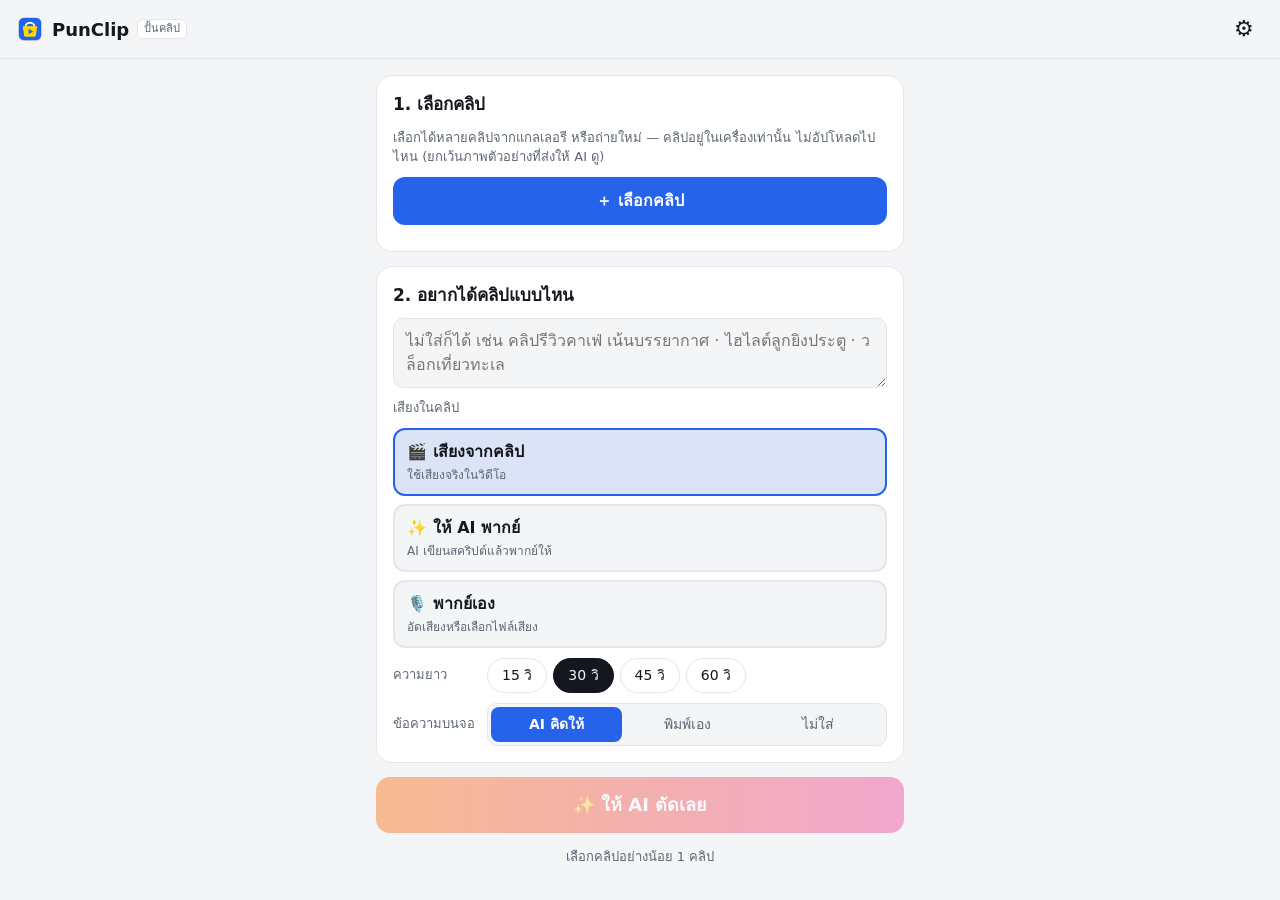
<file: index.html>
<!doctype html><meta charset="utf-8"><meta name="viewport" content="width=device-width,initial-scale=1"><title>PunClip</title>
<meta http-equiv="refresh" content="0; url=./punclip/"><a href="./punclip/">PunClip · ปั้นคลิป</a>
</file>
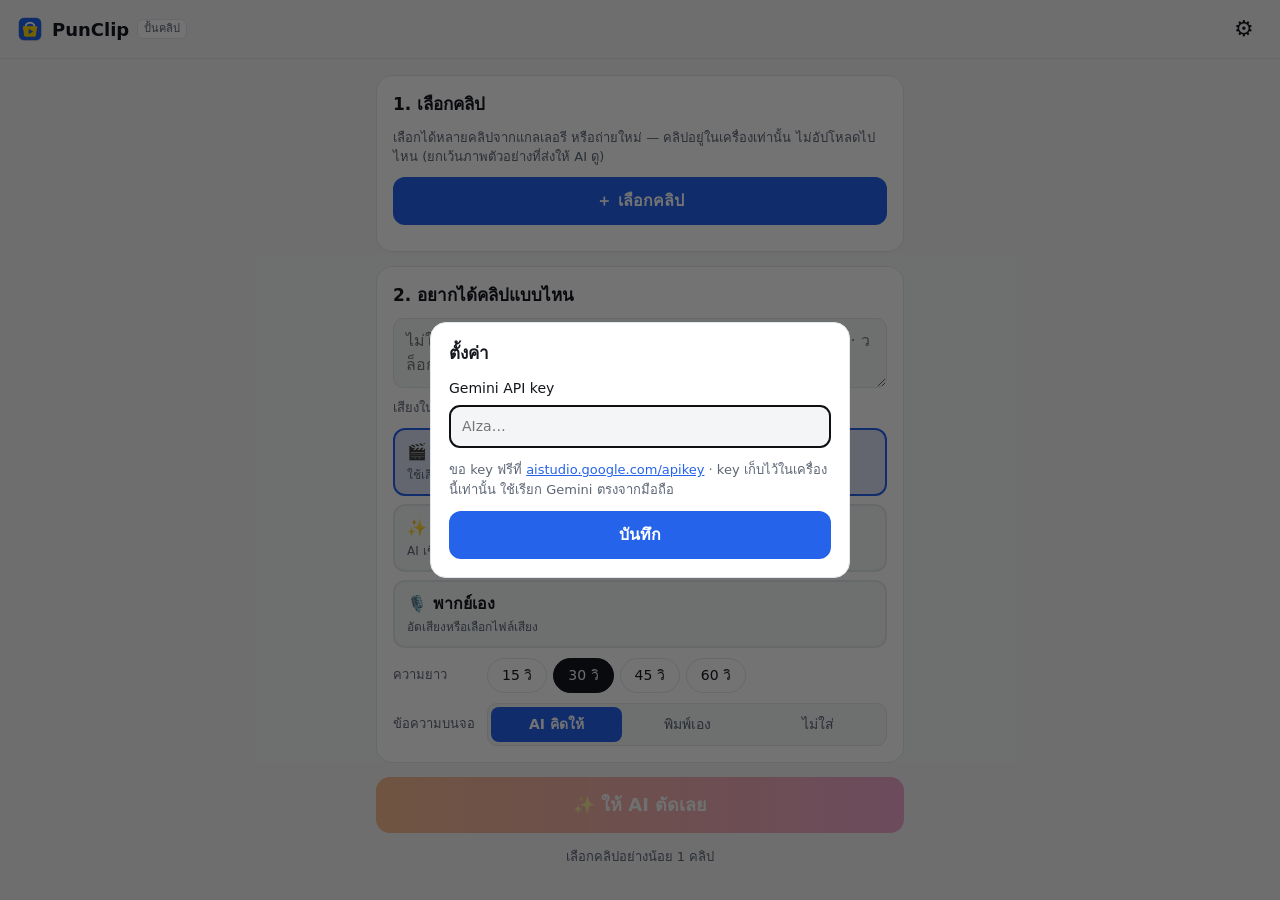
<file: punclip/index.html>
<!doctype html>
<html lang="th">
<head>
  <meta charset="utf-8" />
  <meta name="viewport" content="width=device-width, initial-scale=1, viewport-fit=cover" />
  <meta name="theme-color" content="#0f1115" />
  <meta name="apple-mobile-web-app-capable" content="yes" />
  <meta name="apple-mobile-web-app-status-bar-style" content="black-translucent" />
  <meta name="apple-mobile-web-app-title" content="PunClip" />
  <link rel="manifest" href="./manifest.webmanifest" />
  <link rel="icon" href="./icon-192.png" />
  <link rel="apple-touch-icon" href="./icon-192.png" />
  <title>PunClip · ปั้นคลิป</title>
  <meta name="description" content="PunClip — AI ปั้นคลิปดิบในมือถือให้เป็นคลิปแนวตั้งพร้อมโพสต์ ตัดได้ทุกแบบ" />
  <script type="module" crossorigin src="./assets/index-3ZzSOiVg.js"></script>
  <link rel="stylesheet" crossorigin href="./assets/index-BgXGIWOT.css">
</head>
<body>
  <header class="top">
    <div class="brand"><img src="./icon-192.png" alt="" /><b>PunClip</b><span class="ver">ปั้นคลิป</span></div>
    <button id="openSettings" class="icon-btn" aria-label="ตั้งค่า">⚙︎</button>
  </header>

  <main>
    <section class="card" id="pickCard">
      <h2>1. เลือกคลิป</h2>
      <p class="hint">เลือกได้หลายคลิปจากแกลเลอรี หรือถ่ายใหม่ — คลิปอยู่ในเครื่องเท่านั้น ไม่อัปโหลดไปไหน (ยกเว้นภาพตัวอย่างที่ส่งให้ AI ดู)</p>
      <label class="big-btn"><input id="files" type="file" accept="video/*" multiple hidden />＋ เลือกคลิป</label>
      <ul id="clipList" class="clips"></ul>
    </section>

    <section class="card">
      <h2>2. อยากได้คลิปแบบไหน</h2>
      <textarea id="wish" rows="2" placeholder="ไม่ใส่ก็ได้ เช่น คลิปรีวิวคาเฟ่ เน้นบรรยากาศ · ไฮไลต์ลูกยิงประตู · วล็อกเที่ยวทะเล"></textarea>
      <span class="label">เสียงในคลิป</span>
      <div class="sounds" id="soundMode" role="radiogroup" aria-label="เสียงในคลิป">
        <button data-v="clip" class="on" role="radio" aria-checked="true"><b>🎬 เสียงจากคลิป</b><small>ใช้เสียงจริงในวิดีโอ</small></button>
        <button data-v="ai" role="radio" aria-checked="false"><b>✨ ให้ AI พากย์</b><small>AI เขียนสคริปต์แล้วพากย์ให้</small></button>
        <button data-v="own" role="radio" aria-checked="false"><b>🎙️ พากย์เอง</b><small>อัดเสียงหรือเลือกไฟล์เสียง</small></button>
      </div>
      <div id="ownVoice" class="own" hidden>
        <div class="actions">
          <button type="button" id="recBtn" class="ghost-btn">🎙️ อัดเสียง</button>
          <label class="ghost-btn"><input id="voiceFile" type="file" accept="audio/*" hidden />📁 เลือกไฟล์เสียง</label>
        </div>
        <p id="voiceInfo" class="hint">ยังไม่มีเสียง — คลิปจะยาวเท่าเสียงที่อัดหรือเลือก</p>
        <audio id="voicePreview" controls hidden></audio>
      </div>
      <div class="row" id="lengthRow"><span class="label">ความยาว</span><div class="chips" id="lengths"></div></div>
      <div class="row"><span class="label">ข้อความบนจอ</span>
        <div class="seg" id="titleMode">
          <button data-v="ai" class="on">AI คิดให้</button><button data-v="custom">พิมพ์เอง</button><button data-v="none">ไม่ใส่</button>
        </div>
      </div>
      <div id="customTitle" hidden>
        <input id="line1" maxlength="40" placeholder="บรรทัด 1 (สีเหลือง)" />
        <input id="line2" maxlength="60" placeholder="บรรทัด 2 (สีขาว ไม่บังคับ)" />
      </div>
    </section>

    <button id="go" class="go" disabled>✨ ให้ AI ตัดเลย</button>
    <p id="goHint" class="hint center"></p>

    <section class="card" id="progressCard" hidden>
      <p id="stage" class="stage"></p>
      <div class="bar"><span id="barFill"></span></div>
    </section>

    <section class="card" id="resultCard" hidden>
      <h2>คลิปที่ได้</h2>
      <video id="result" controls playsinline></video>
      <div class="actions">
        <button id="share" class="big-btn">แชร์ / บันทึกลงเครื่อง</button>
        <a id="download" class="ghost-btn" download="punclip.mp4">ดาวน์โหลด</a>
        <button id="again" class="ghost-btn">ตัดแบบใหม่</button>
      </div>
      <details><summary>ช็อตที่ AI เลือก</summary><ol id="shotList" class="shots"></ol></details>
    </section>
  </main>

  <dialog id="settings">
    <form method="dialog">
      <h2>ตั้งค่า</h2>
      <label>Gemini API key
        <input id="key" type="password" autocomplete="off" placeholder="AIza…" />
      </label>
      <p class="hint">ขอ key ฟรีที่ <a href="https://aistudio.google.com/apikey" target="_blank" rel="noopener">aistudio.google.com/apikey</a> · key เก็บไว้ในเครื่องนี้เท่านั้น ใช้เรียก Gemini ตรงจากมือถือ</p>
      <div class="actions"><button value="save" class="big-btn">บันทึก</button></div>
    </form>
  </dialog>

</body>
</html>
</file>
<file: punclip/assets/index-BgXGIWOT.css>
:root{--bg:#0f1115;--card:#181b22;--line:#2a2f3a;--text:#f1f3f7;--muted:#9aa3b2;--accent:#2563eb;--accent-text:#fff;--yellow:#ffe11a;--danger:#f87171;--lightningcss-light: ;--lightningcss-dark:initial;color-scheme:dark}@media (prefers-color-scheme:light){:root:not([data-theme=dark]){--bg:#f4f5f7;--card:#fff;--line:#e3e6ec;--text:#14171d;--muted:#5d6675;--lightningcss-light:initial;--lightningcss-dark: ;color-scheme:light}}*{box-sizing:border-box}[hidden]{display:none!important}body{background:var(--bg);color:var(--text);-webkit-text-size-adjust:100%;margin:0;font:16px/1.5 system-ui,-apple-system,Noto Sans Thai,Thonburi,sans-serif}.top{z-index:5;padding:calc(env(safe-area-inset-top) + 10px) 16px 10px;background:var(--bg);border-bottom:1px solid var(--line);justify-content:space-between;align-items:center;display:flex;position:sticky;top:0}.brand{align-items:center;gap:8px;font-size:18px;display:flex}.brand img{border-radius:7px;width:28px;height:28px}.ver{color:var(--muted);background:var(--card);border:1px solid var(--line);border-radius:6px;padding:1px 6px;font-size:11px}.icon-btn{color:var(--text);background:0 0;border:0;padding:6px 10px;font-size:22px}main{max-width:560px;padding:16px 16px calc(env(safe-area-inset-bottom) + 32px);gap:14px;margin:0 auto;display:grid}.card{background:var(--card);border:1px solid var(--line);border-radius:16px;gap:10px;padding:16px;display:grid}h2{margin:0;font-size:17px}.hint{color:var(--muted);margin:0;font-size:13px}.hint a{color:var(--accent)}.center{text-align:center}.big-btn{background:var(--accent);min-height:48px;color:var(--accent-text);font:inherit;cursor:pointer;border:0;border-radius:12px;justify-content:center;align-items:center;font-weight:700;text-decoration:none;display:flex}.ghost-btn{border:1px solid var(--line);min-height:44px;color:var(--text);font:inherit;cursor:pointer;background:0 0;border-radius:12px;justify-content:center;align-items:center;font-weight:600;text-decoration:none;display:flex}.go{color:#fff;min-height:56px;font:inherit;background:linear-gradient(90deg,#f97316,#ec4899);border:0;border-radius:14px;font-size:18px;font-weight:800}.go:disabled{opacity:.45}.clips{gap:8px;margin:0;padding:0;list-style:none;display:grid}.clips li{align-items:center;gap:10px;font-size:14px;display:flex}.clips video{object-fit:cover;background:#000;border-radius:8px;flex:none;width:56px;height:72px}.clips .meta{flex:1;min-width:0}.clips .name{white-space:nowrap;text-overflow:ellipsis;overflow:hidden}.clips .sub{color:var(--muted);font-size:12px}.clips button{color:var(--muted);background:0 0;border:0;font-size:20px}textarea,input{width:100%;font:inherit;color:var(--text);background:var(--bg);border:1px solid var(--line);border-radius:10px;padding:10px 12px}.row{flex-wrap:wrap;align-items:center;gap:10px;display:flex}.label{color:var(--muted);min-width:84px;font-size:13px}.chips{flex-wrap:wrap;gap:6px;display:flex}.chips button{border:1px solid var(--line);color:var(--text);font:inherit;background:0 0;border-radius:999px;padding:6px 14px;font-size:14px}.chips button.on{background:var(--text);color:var(--bg);border-color:var(--text)}.seg{background:var(--bg);border:1px solid var(--line);border-radius:10px;flex:1;padding:3px;display:flex}.seg button{color:var(--muted);font:inherit;background:0 0;border:0;border-radius:8px;flex:1;padding:7px 4px;font-size:14px}.seg button.on{background:var(--accent);color:#fff;font-weight:700}#customTitle{gap:8px;display:grid}.stage{margin:0;font-weight:600}.bar{background:var(--line);border-radius:99px;height:8px;overflow:hidden}.bar span{background:linear-gradient(90deg,#f97316,#ec4899);width:0;height:100%;transition:width .3s;display:block}#result{background:#000;border-radius:12px;width:100%;max-height:70vh}.actions{grid-template-columns:1fr 1fr;gap:8px;display:grid}.actions>:first-child{grid-column:1/-1}.shots{color:var(--muted);margin:8px 0 0;padding-left:20px;font-size:13px}details summary{cursor:pointer;color:var(--muted);font-size:14px}.error{color:var(--danger)}dialog{border:1px solid var(--line);background:var(--card);width:min(92vw,420px);color:var(--text);border-radius:16px;padding:18px}dialog form{gap:12px;display:grid}dialog label{gap:6px;font-size:14px;display:grid}dialog::backdrop{background:#0000008c}.sounds{gap:8px;display:grid}.sounds button{text-align:left;border:2px solid var(--line);background:var(--bg);color:var(--text);font:inherit;border-radius:12px;gap:2px;padding:10px 12px;display:grid}.sounds button small{color:var(--muted);font-size:12px}.sounds button.on{border-color:var(--accent);background:color-mix(in srgb, var(--accent) 12%, var(--bg))}.own{gap:8px;display:grid}.own .actions>:first-child{grid-column:auto}#recBtn.recording{border-color:var(--danger);color:var(--danger);font-weight:800}audio{width:100%}
</file>
